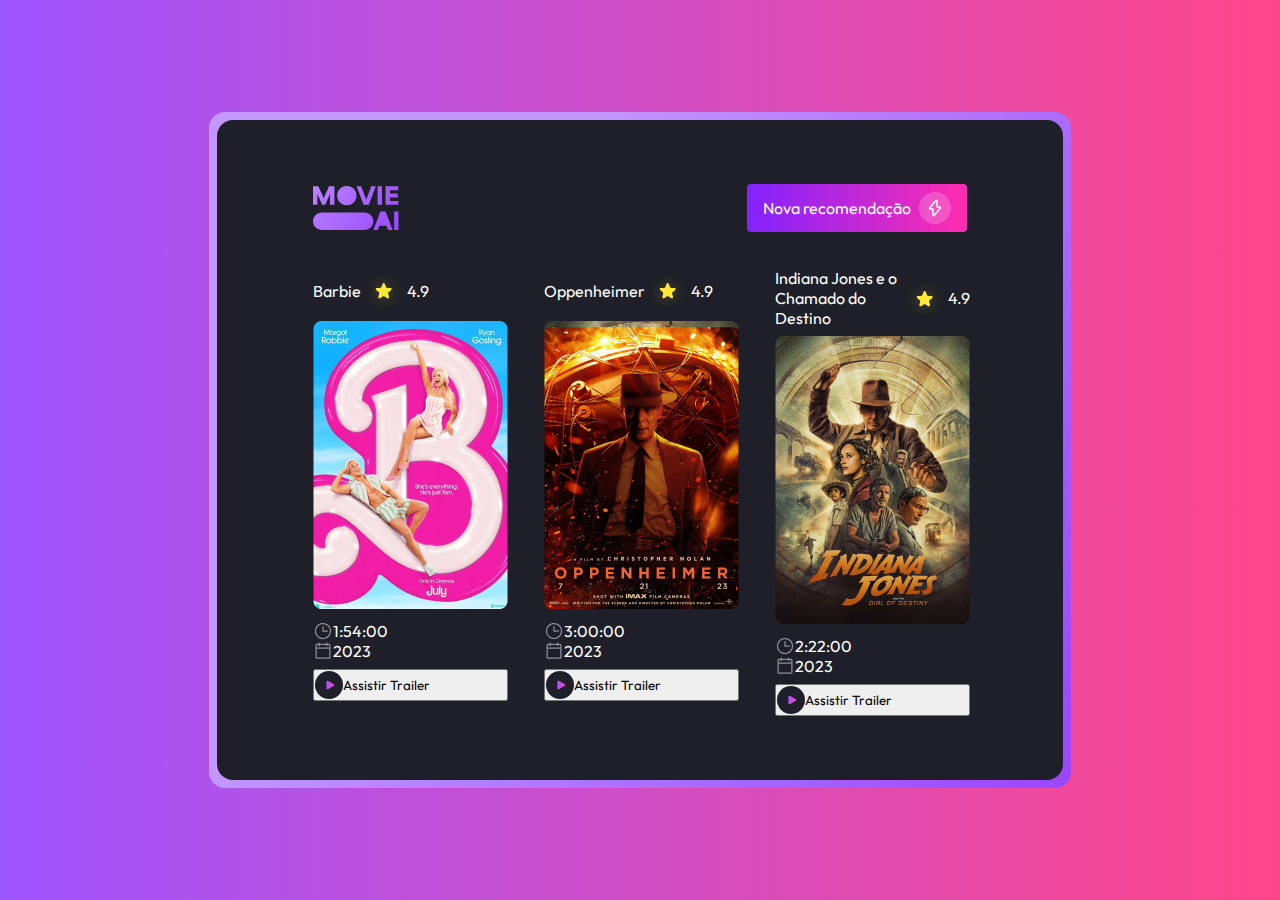
<file: filmes-IA/index.html>
<!DOCTYPE html>
<html lang="pt-br">
<head>
    <meta charset="UTF-8">
    <meta name="viewport" content="width=device-width, initial-scale=1.0">
    <title>Filmes IA</title>
    <link rel="stylesheet" href="style.css">
    <link rel="preconnect" href="https://fonts.googleapis.com">
    <link rel="preconnect" href="https://fonts.gstatic.com" crossorigin>
    <link href="https://fonts.googleapis.com/css2?family=Outfit:wght@300;400;600&display=swap" rel="stylesheet">
</head>
<body>
    <section class="card">
        <div class="container">
            <header>
                <img src="./imgs/icons/Logo.svg" alt="">
                <button>
                    <p>Nova recomendação</p>
                    <img src="./imgs/icons/Gerar.svg" alt="">
                </button>
            </header>

            <section class="movies">
                <div class="movie">
                    <!-- filme -->
                    <div class="title">
                        <span>Barbie</span>

                        <div>
                            <img src="./imgs/icons/Star.svg" alt="">
                            <p>4.9</p>
                        </div>
                    </div>

                    <div class="poster">
                        <img src="./imgs/barbie.png" alt="">
                    </div>

                    <div class="info">
                        <div class="duration">
                            <img src="./imgs/icons/Clock.svg" alt="">
                            <span>1:54:00</span>
                        </div>

                        <div class="year">
                            <img src="./imgs/icons/CalendarBlank.svg" alt="">
                            <span>2023</span>
                        </div>
                    </div>

                    <button>
                        <img src="./imgs/icons/Play.svg" alt="">
                        <span>Assistir Trailer</span>
                    </button>
                </div>
                
                <div class="movie">
                    <!-- filme -->
                    <div class="title">
                        <span>Oppenheimer</span>

                        <div>
                            <img src="./imgs/icons/Star.svg" alt="">
                            <p>4.9</p>
                        </div>
                    </div>

                    <div class="poster">
                        <img src="./imgs/oppenheimer.png" alt="">
                    </div>

                    <div class="info">
                        <div class="duration">
                            <img src="./imgs/icons/Clock.svg" alt="">
                            <span>3:00:00</span>
                        </div>

                        <div class="year">
                            <img src="./imgs/icons/CalendarBlank.svg" alt="">
                            <span>2023</span>
                        </div>
                    </div>

                    <button>
                        <img src="./imgs/icons/Play.svg" alt="">
                        <span>Assistir Trailer</span>
                    </button>
                </div>

                <div class="movie">
                    <!-- filme -->
                    <div class="title">
                        <span>Indiana Jones e o Chamado do Destino</span>

                        <div>
                            <img src="./imgs/icons/Star.svg" alt="">
                            <p>4.9</p>
                        </div>
                    </div>

                    <div class="poster">
                        <img src="./imgs/IndinaJones5.png" alt="">
                    </div>

                    <div class="info">
                        <div class="duration">
                            <img src="./imgs/icons/Clock.svg" alt="">
                            <span>2:22:00</span>
                        </div>

                        <div class="year">
                            <img src="./imgs/icons/CalendarBlank.svg" alt="">
                            <span>2023</span>
                        </div>
                    </div>

                    <button>
                        <img src="./imgs/icons/Play.svg" alt="">
                        <span>Assistir Trailer</span>
                    </button>
                </div>
            </section>
        </div>
    </section>
</body>
</html>
</file>
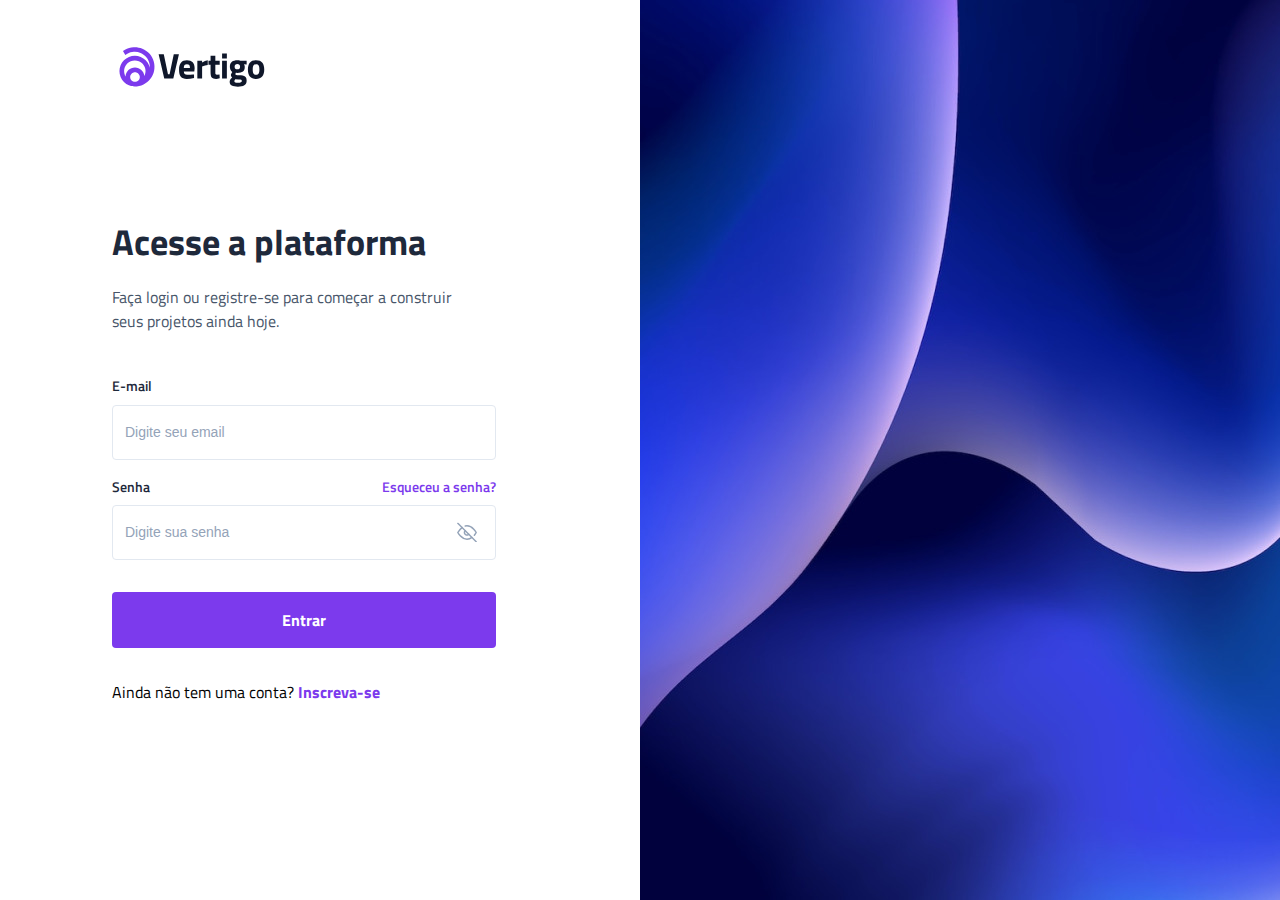
<file: login/index.html>
<!DOCTYPE html>
<html lang="pt-br">
<head>
    <meta charset="UTF-8">
    <meta http-equiv="X-UA-Compatible" content="IE=edge">
    <meta name="viewport" content="width=device-width, initial-scale=1.0">
    <link rel="stylesheet" href="style.css">
    <link rel="preconnect" href="https://fonts.googleapis.com" />
    <link rel="preconnect" href="https://fonts.gstatic.com" crossorigin />
    <link
      href="https://fonts.googleapis.com/css2?family=Titillium+Web:wght@400;600;700&display=swap"
      rel="stylesheet"
    />
    <title>Login Page</title>
</head>
<body>
    <div id="page" class="flex">
        <div>
            <header>
                <img src="img/logo.svg" alt="logo">
            </header>
            <main>
                <div class="headline">
                    <h1>Acesse a plataforma</h1>
                    <p>Faça login ou registre-se para começar a construir seus projetos ainda hoje.</p>
                </div>
                <form>
                    <div class="input-wrapper">
                        <label for="email">E-mail</label>
                        <input type="email" name="email" id="email" required placeholder="Digite seu email">
                    </div>
    
                    <div class="input-wrapper">
                        <div class="label-wrapper flex">
                            <label>Senha</label>
                            <a href="#">Esqueceu a senha?</a>
                        </div>
                        <input type="password" id="senha" placeholder="Digite sua senha">
    
                        <img onclick="togglePassword()" src="./img/eye-off.svg" alt="close-eye" class="eye">

                        <img onclick="togglePassword()" src="./img/eye.svg" alt="eye" class="hide eye">
                    </div>
                    <button type="submit">Entrar</button>
                    <div class="create-acount">
                        Ainda não tem uma conta?
                        <a href="#">Inscreva-se</a>
                    </div>
                </form>
            </main>
        </div>
        <img src="img/back.jpg" alt="plano-de-fundo">
        <script src="./script.js"></script>
    </div>
</body>
</html>
</file>
<file: filmes-IA/style.css>
*{
    margin: 0;
    padding: 0;
    box-sizing: border-box;
}

body {
    display: flex;
    width: 100%;
    height: 100vh;
    justify-content: center;
    align-items: center;
    font-family: 'Outfit', sans-serif;
    color: #fff;
    background: var(--gradientes-gradiente-hover, linear-gradient(90deg, #9f55ff 0%, #ff4689 100%))
}

button {
    font-family: 'Outfit', sans-serif;
}

.card{
    display: flex;
    flex-direction: column;
    justify-content: center;
    border-radius: 16px;
    background: var(--cores-cinza-dark, #1e1f28);
    box-shadow: 0px -3px 22px 0px rgba(0, 0, 0 .35);
    padding: 64px 96px;
    position: relative;
}

.card::before{
    content: "";
    position: absolute;
    background: linear-gradient(120deg, #c497ff 30%, #9947ff 100%);
    padding: 8px;
    width: 100%;
    height: 100%;
    top: 50%;
    left: 50%;
    z-index: -1;
    border-radius: 16px;
    transform: translate(-50%, -50%);
}

.container{
    display: flex;
    flex-direction: column;
    max-width: 654px;
}

header {
    display: flex;
    justify-content: space-between;
    align-items: center;
    margin-bottom: 36px;
}

header button {
    border-radius: 4px;
    background: var(--gradientes-gradiente-normal, linear-gradient(90deg, #8323ff 0%, #ff2daf 100%));
    align-items: center;
    display: flex;
    gap: 8px;
    padding: 8px 16px;
    border: none;
    color: #fff;
    font-size: 16px;
    line-height: 20px;
    font-weight: 400;
}

.movies{
    display: flex;
    gap: 36px;
}

.movie {
    display: flex;
    flex-direction: column;
    gap: 8px;   
}

.title, .duration, .year, .movie button, .title > div {
    display: flex;
    align-items: center;
    
}
</file>
<file: login/style.css>
*{
    margin: 0;
    padding: 0;
    box-sizing: border-box;
    -webkit-font-smoothing: antialiased;
    -moz-osx-font-smoothing: grayscale;
}

:root{
    font-size: 62.5%;
    font-family: "Titillium Web", sans-serif;
}

body{
    font-size: 1.6rem;
}

button{
    all: unset;
    box-sizing: border-box;
}

a{
    text-decoration: none;
    color: #7c3aed;
    font-weight: 700;
}

a:hover{
    text-decoration: underline;
}

#page{
    height: 100vh;
}

.flex{
    display: flex;
}

#page > * {
    width: 50%;
}

img{
    width: 100%;
    object-fit: cover;
}

header img{
    height: 5.4rem;
    width: 16rem;
}

#page > div{
    padding: 4rem 11.2rem;
}

main{
    margin-top: 11.4rem;
    max-width: 38.4rem;
}

.headline{
    max-width: 35rem;
}

h1{
    font-size: 3.6rem;
    line-height: 55px;
    color: #1e293b;
}

h1 + p{
    color: #475569;
    margin-top: 1.6rem;
}

form{
    margin-top: 4rem;
}

label{
    font-weight: 600;
    font-size: 14px;
    line-height: 21px;
    color: #1e293b;
}

.label-wrapper label + a{
    font-weight: 600;
    font-size: 14px;
    line-height: 21px;
}

.label-wrapper{
    justify-content: space-between;
}

input{
    width: 100%;
    
    background: #ffffff;
    border: .1rem solid #e2e8f0;
    border-radius: 4px;

    padding: 1.6rem 1.2rem;
    margin-top: .8rem;  
    
    font-size: 1.4rem;
    line-height: 2.1rem;

    color: #1e293b;
}

input:focus,
input:hover{
    border: 1px solid #7c3aed;
    outline: none;
}

input:disabled{
    opacity: 0.35;
}

input::placeholder{
    color: #94a3b8
}

.input-wrapper + .input-wrapper{
    margin-top: 1.6rem;
}

.input-wrapper{
    position: relative;
}

.eye{
    width: 2rem;
    height: 2rem; 
    position: absolute;
    top: 55%;
    right: 5%;
}

.hide{
    display: none;
}

form button{
    display: flex;
    justify-content: center;
    align-items: center;
    padding: 1.6rem 2.4rem;

    background: #7c3aed;
    border-radius: 4px;

    width: 100%;
    
    font-weight: bold;
    color: #ffffff;

    margin-block: 3.2rem;
}

/* form button:active, */
form button:focus{
    outline: .2rem solid black;
    border-radius: .2rem;
}

form button:hover{
    background: #9f67ff;
}

.create-account{
    color: #475569;
}

@media (max-width: 900px) {
    #page > * {
        width: 100%;
    }
    #page > img {
        display: none;
    }

    #page > div{
        padding: 4rem;
    }

    main{
        max-width: 100%;
    }
}

@media (max-width: 600px) {
    #page > div{
        padding: 4rem;
    }
}
</file>
